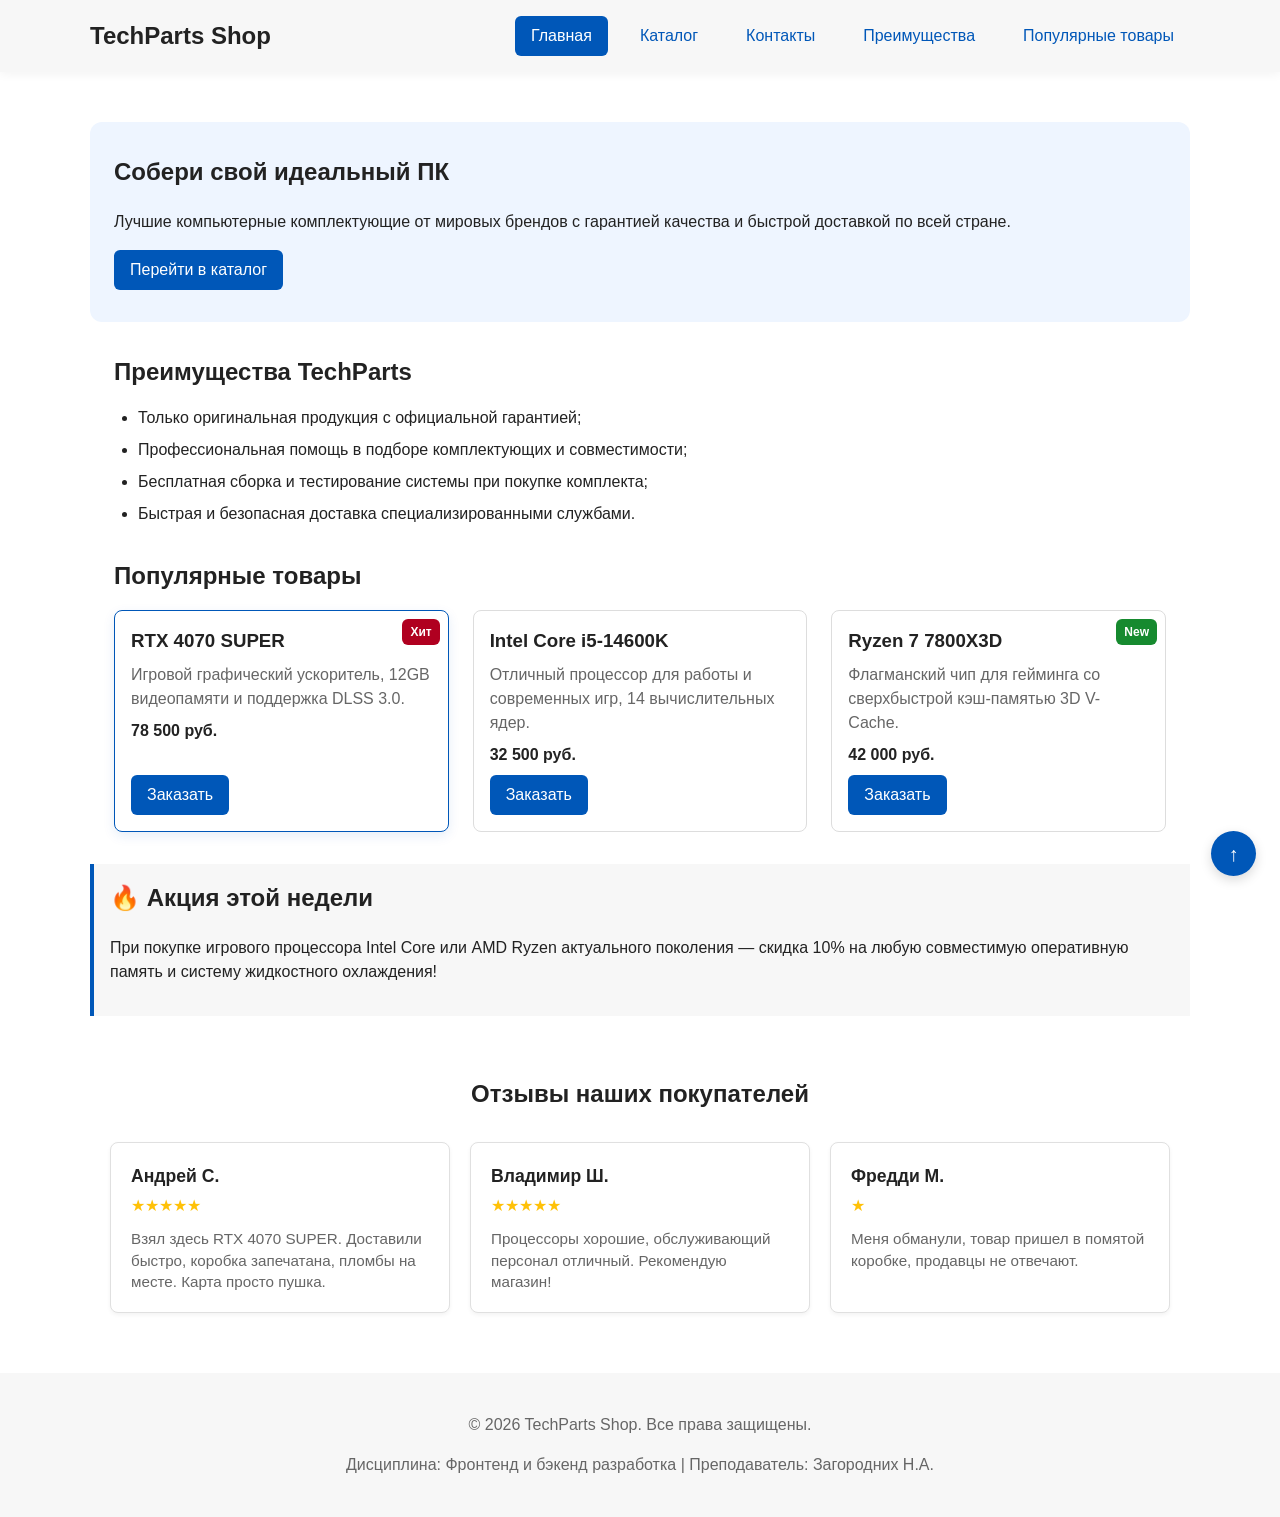
<file: index.html>
<!DOCTYPE html>
<html lang="ru">
<head>
  <meta charset="UTF-8">
  <meta name="viewport" content="width=device-width, initial-scale=1.0">
  <meta name="description" content="Магазин топовых компьютерных комплектующих TechParts. Процессоры, видеокарты и готовые сборки.">
  <meta property="og:type" content="website">
  <meta property="og:title" content="TechParts Shop — Компьютерные комплектующие">
  <meta property="og:description" content="Учебный frontend-проект интернет-магазина компьютерных деталей.">
  <meta property="og:image" content="https://github.io">
  <title>Главная — TechParts Shop</title>
  <link rel="stylesheet" href="css/style.css">
  <script src="js/main.js" defer></script>
</head>
<body>
  <header class="site-header">
    <div class="site-header__inner">
      <a class="site-header__logo" href="index.html">TechParts Shop</a>
      <nav class="site-nav" aria-label="Основная навигация">
        <ul class="site-nav__list">
          <li class="site-nav__item"><a class="site-nav__link site-nav__link--active" href="index.html">Главная</a></li>
          <li class="site-nav__item"><a class="site-nav__link" href="catalog.html">Каталог</a></li>
          <li class="site-nav__item"><a class="site-nav__link" href="contacts.html">Контакты</a></li>
          <li class="site-nav__item"><a class="site-nav__link" href="index.html#advantages">Преимущества</a></li>
          <li class="site-nav__item"><a class="site-nav__link" href="index.html#popular">Популярные товары</a></li>
        </ul>
      </nav>
    </div>
  </header>

  <main>
    <!-- Блок Hero -->
    <section class="hero">
      <h1 class="hero__title">Собери свой идеальный ПК</h1>
      <p class="hero__text">
        Лучшие компьютерные комплектующие от мировых брендов с гарантией качества и быстрой доставкой по всей стране.
      </p>
      <a class="button button--primary" href="catalog.html">Перейти в каталог</a>
    </section>

    <!-- Блок Преимущества -->
    <section class="section" id="advantages">
      <h2 class="section__title">Преимущества TechParts</h2>
      <ul class="section__advantages-list advantages-list">
        <li class="advantages-list__item">Только оригинальная продукция с официальной гарантией;</li>
        <li class="advantages-list__item">Профессиональная помощь в подборе комплектующих и совместимости;</li>
        <li class="advantages-list__item">Бесплатная сборка и тестирование системы при покупке комплекта;</li>
        <li class="advantages-list__item">Быстрая и безопасная доставка специализированными службами.</li>
      </ul>
    </section>

    <!-- Раздел Популярные товары -->
    <section class="section" id="popular">
      <h2 class="section__title">Популярные товары</h2>
      <div class="products-grid">
        
        <!-- Карточка 1 -->
        <article class="product-card product-card--featured">
          <span class="product-card__badge">Хит</span>
          <h3 class="product-card__title">RTX 4070 SUPER</h3>
          <p class="product-card__description">Игровой графический ускоритель, 12GB видеопамяти и поддержка DLSS 3.0.</p>
          <p class="product-card__price">78 500 руб.</p>
          <button class="button button--primary product-card__button" type="button" data-product="RTX 4070 SUPER">
            Заказать
          </button>
        </article>

        <!-- Карточка 2 -->
        <article class="product-card">
          <h3 class="product-card__title">Intel Core i5-14600K</h3>
          <p class="product-card__description">Отличный процессор для работы и современных игр, 14 вычислительных ядер.</p>
          <p class="product-card__price">32 500 руб.</p>
          <button class="button button--primary product-card__button" type="button" data-product="Intel Core i5-14600K">
            Заказать
          </button>
        </article>

        <!-- Карточка 3 -->
        <article class="product-card">
          <span class="product-card__badge" style="background-color: var(--color-success);">New</span>
          <h3 class="product-card__title">Ryzen 7 7800X3D</h3>
          <p class="product-card__description">Флагманский чип для гейминга со сверхбыстрой кэш-памятью 3D V-Cache.</p>
          <p class="product-card__price">42 000 руб.</p>
          <button class="button button--primary product-card__button" type="button" data-product="Ryzen 7 7800X3D">
            Заказать
          </button>
        </article>

      </div>
    </section>

    <!-- Дополнительный блок -->
    <aside class="aside-info">
      <h2 class="aside-info__title">🔥 Акция этой недели</h2>
      <p class="aside-info__text">
        При покупке игрового процессора Intel Core или AMD Ryzen актуального поколения — скидка 10% на любую совместимую оперативную память и систему жидкостного охлаждения!
      </p>
    </aside>
  </main>
  <!-- Самостоятельная доработка №2: Блок отзывов на Grid-сетке -->
<section class="reviews" style="max-width: 1100px; margin: 60px auto; padding: 0 20px; font-family: sans-serif;">
  <h2 class="reviews__title" style="text-align: center; margin-bottom: 30px; color: #222;">Отзывы наших покупателей</h2>
  
  <div class="reviews__grid" style="display: grid; grid-template-columns: repeat(auto-fit, minmax(300px, 1fr)); gap: 20px;">
    
    <!-- Отзыв 1 -->
    <div class="review-card" style="background: #fff; border: 1px solid #e0e0e0; padding: 20px; border-radius: 8px; box-shadow: 0 2px 4px rgba(0,0,0,0.05);">
      <h3 class="review-card__author" style="margin: 0 0 5px 0; font-size: 1.1rem; color: #222;">Андрей С.</h3>
      <div class="review-card__rating" style="color: #ffc107; margin-bottom: 10px;">★★★★★</div>
      <p class="review-card__text" style="color: #666; font-size: 0.95rem; margin: 0; line-height: 1.4;">Взял здесь RTX 4070 SUPER. Доставили быстро, коробка запечатана, пломбы на месте. Карта просто пушка.</p>
    </div>

    <!-- Отзыв 2 -->
    <div class="review-card" style="background: #fff; border: 1px solid #e0e0e0; padding: 20px; border-radius: 8px; box-shadow: 0 2px 4px rgba(0,0,0,0.05);">
      <h3 class="review-card__author" style="margin: 0 0 5px 0; font-size: 1.1rem; color: #222;">Владимир Ш.</h3>
      <div class="review-card__rating" style="color: #ffc107; margin-bottom: 10px;">★★★★★</div>
      <p class="review-card__text" style="color: #666; font-size: 0.95rem; margin: 0; line-height: 1.4;">Процессоры хорошие, обслуживающий персонал отличный. Рекомендую магазин!</p>
    </div>
    <!-- Отзыв 3 -->
    <div class="review-card" style="background: #fff; border: 1px solid #e0e0e0; padding: 20px; border-radius: 8px; box-shadow: 0 2px 4px rgba(0,0,0,0.05);">
      <h3 class="review-card__author" style="margin: 0 0 5px 0; font-size: 1.1rem; color: #222;">Фредди М.</h3>
      <div class="review-card__rating" style="color: #ffc107; margin-bottom: 10px;">★</div>
      <p class="review-card__text" style="color: #666; font-size: 0.95rem; margin: 0; line-height: 1.4;">Меня обманули, товар пришел в помятой коробке, продавцы не отвечают.</p>
    </div>

  </div>
</section>


  <footer class="site-footer" id="contacts">
    <div class="site-footer__inner">
      <p>&copy; 2026 TechParts Shop. Все права защищены.</p>
      <p>Дисциплина: Фронтенд и бэкенд разработка | Преподаватель: Загородних Н.А.</p>
    </div>
  </footer>

  <!-- Модальное окно быстрого заказа (Практика №3) -->
  <dialog class="order-dialog" id="order-dialog" aria-labelledby="order-dialog-title">
    <h2 class="order-dialog__title" id="order-dialog-title">Оформление заявки</h2>

    <form class="order-dialog__form order-form" id="order-form" action="#" method="post" novalidate>
      <input id="selected-product" name="selected-product" type="hidden">

      <div class="order-form__field">
        <label class="order-form__label" for="order-name">Имя</label>
        <input
          class="order-form__input"
          id="order-name"
          name="name"
          type="text"
          placeholder="Введите ваше имя"
          minlength="2"
          autocomplete="given-name"
          required
        >
      </div>

      <div class="order-form__field">
        <label class="order-form__label" for="order-email">E-mail</label>
        <input
          class="order-form__input"
          id="order-email"
          name="email"
          type="email"
          placeholder="example@mail.ru"
          autocomplete="email"
          required
        >
      </div>

      <div class="order-form__field">
        <label class="order-form__label" for="order-phone">Телефон</label>
        <input
          class="order-form__input"
          id="order-phone"
          name="phone"
          type="tel"
          inputmode="tel"
          placeholder="+7 (900) 000-00-00"
          pattern="^\+7 \(\d{3}\) \d{3}-\d{2}-\d{2}$"
          required
        >
        <small class="order-form__help">Формат: +7 (900) 000-00-00</small>
      </div>

      <div class="order-form__field">
        <label class="order-form__label" for="order-date">Дата связи</label>
        <input
          class="order-form__input"
          id="order-date"
          name="date"
          type="date"
        >
      </div>

      <div class="order-form__field">
        <label class="order-form__label" for="order-topic">Тема заявки</label>
        <select class="order-form__select" id="order-topic" name="topic" required>
          <option value="">Выберите тему</option>
          <option value="product">Заказ товара</option>
          <option value="consultation">Консультация</option>
          <option value="delivery">Доставка</option>
        </select>
      </div>

      <div class="order-form__field">
        <label class="order-form__label" for="order-comment">Комментарий</label>
        <textarea
          class="order-form__textarea"
          id="order-comment"
          name="comment"
          rows="4"
          placeholder="Укажите дополнительную информацию"
        ></textarea>
      </div>

      <div class="order-form__field order-form__field--checkbox">
        <label class="order-form__checkbox-label">
          <input
            class="order-form__checkbox"
            id="order-agreement"
            name="agreement"
            type="checkbox"
            required
          >
          Я согласен на обработку данных
        </label>
      </div>

      <div class="order-form__actions">
        <button class="button button--secondary" type="button" id="close-order-dialog">Закрыть</button>
        <button class="button button--primary" type="submit">Отправить заявку</button>
      </div>
    </form>
  </dialog>

  <div class="container" style="max-width: 1100px; margin: 0 auto; padding: 0 24px;">
    <p class="success-message" id="success-message" hidden>
      Форма успешно отправлена!
    </p>
  </div>
<!-- Кнопка возврата наверх -->
<a class="scroll-top-btn" href="#" aria-label="Вернуться наверх страницы">↑</a>

</body>
</html>
</file>
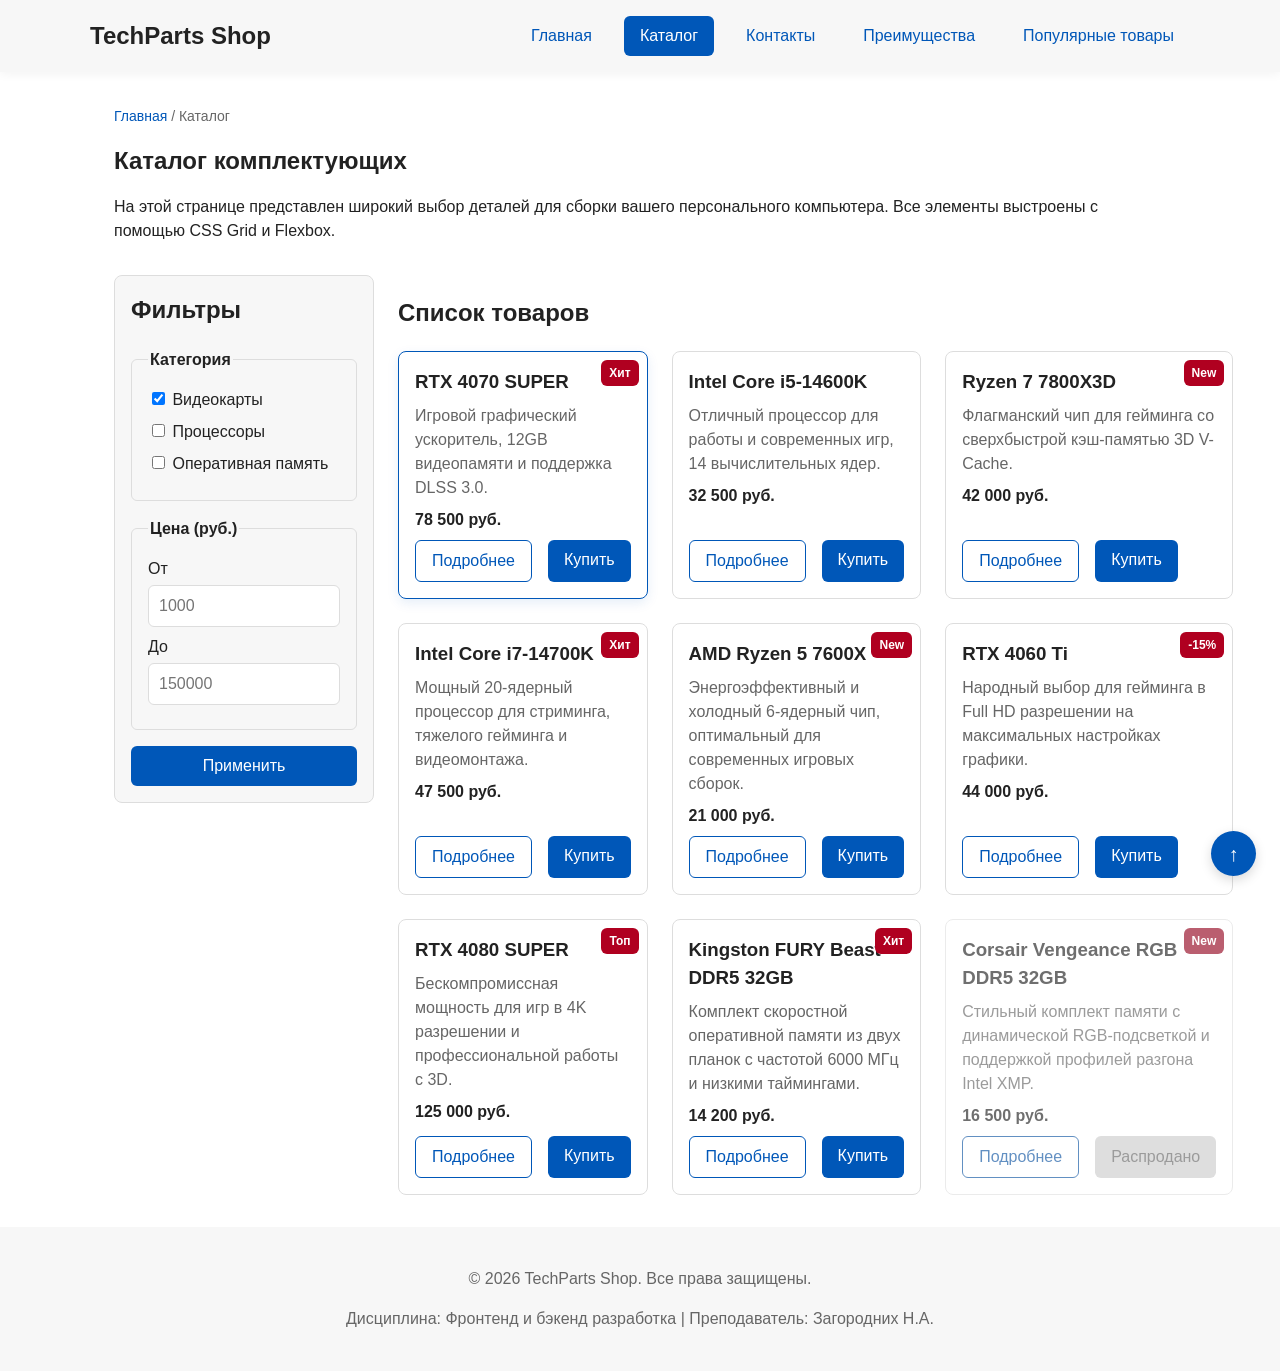
<file: catalog.html>
<!DOCTYPE html>
<html lang="ru">
<head>
  <meta charset="UTF-8">
  <meta name="viewport" content="width=device-width, initial-scale=1.0">
  <meta name="description" content="Каталог процессоров, видеокарт и оперативной памяти в магазине TechParts.">
  <meta property="og:type" content="website">
  <meta property="og:title" content="Каталог комплектующих — TechParts Shop">
  <meta property="og:description" content="Учебный frontend-проект интернет-магазина компьютерных деталей.">
  <meta property="og:image" content="https://z1dus.github.io/kr1-html-css-shop/images/preview.jpg">
  <title>Каталог товаров — TechParts Shop</title>
  <link rel="stylesheet" href="css/style.css">
</head>
<body>
  <header class="site-header">
    <div class="site-header__inner">
      <a class="site-header__logo" href="index.html">TechParts Shop</a>
      <nav class="site-nav" aria-label="Основная навигация">
        <ul class="site-nav__list">
          <li class="site-nav__item"><a class="site-nav__link" href="index.html">Главная</a></li>
          <li class="site-nav__item"><a class="site-nav__link site-nav__link--active" href="catalog.html">Каталог</a></li>
          <li class="site-nav__item"><a class="site-nav__link" href="contacts.html">Контакты</a></li>
          <li class="site-nav__item"><a class="site-nav__link" href="index.html#advantages">Преимущества</a></li>
          <li class="site-nav__item"><a class="site-nav__link" href="index.html#popular">Популярные товары</a></li>
        </ul>
      </nav>
    </div>
  </header>

  <main>
    <nav class="breadcrumbs" aria-label="Хлебные крошки">
      <a class="breadcrumbs__link" href="index.html">Главная</a>
      <span class="breadcrumbs__current">Каталог</span>
    </nav>

    <section class="section">
      <h1 class="section__title">Каталог комплектующих</h1>
      <p class="section__text">
        На этой странице представлен широкий выбор деталей для сборки вашего персонального компьютера. Все элементы выстроены с помощью CSS Grid и Flexbox.
      </p>
    </section>

    <section class="catalog-layout">
      
      <aside class="catalog-layout__filters catalog-filters">
        <h2 class="catalog-filters__title">Фильтры</h2>

        <form class="catalog-filters__form filters-form" action="#" method="get">
          <fieldset class="filters-form__fieldset">
            <legend class="filters-form__legend">Категория</legend>

            <label class="filters-form__checkbox-label">
              <input class="filters-form__checkbox" type="checkbox" name="category" value="gpu" checked>
              Видеокарты
            </label>

            <label class="filters-form__checkbox-label">
              <input class="filters-form__checkbox" type="checkbox" name="category" value="cpu">
              Процессоры
            </label>

            <label class="filters-form__checkbox-label">
              <input class="filters-form__checkbox" type="checkbox" name="category" value="ram">
              Оперативная память
            </label>
          </fieldset>

          <fieldset class="filters-form__fieldset">
            <legend class="filters-form__legend">Цена (руб.)</legend>

            <div class="filters-form__field">
              <label class="filters-form__label" for="price-from">От</label>
              <input class="filters-form__input" id="price-from" name="price-from" type="number" min="0" placeholder="1000">
            </div>

            <div class="filters-form__field">
              <label class="filters-form__label" for="price-to">До</label>
              <input class="filters-form__input" id="price-to" name="price-to" type="number" min="0" placeholder="150000">
            </div>
          </fieldset>

          <!-- Изменено на type="button", чтобы не перезагружать страницу -->
          <button class="button button--primary filters-form__button" type="button">Применить</button>
        </form>
      </aside>

      <section class="catalog-layout__products catalog-products">
        <h2 class="catalog-products__title">Список товаров</h2>

        <div class="products-grid">
          
          <!-- Карточка 1 -->
          <article class="product-card product-card--featured">
            <span class="product-card__badge">Хит</span>
            <h3 class="product-card__title">RTX 4070 SUPER</h3>
            <p class="product-card__description">Игровой графический ускоритель, 12GB видеопамяти и поддержка DLSS 3.0.</p>
            <p class="product-card__price">78 500 руб.</p>
            <div class="order-form__actions" style="margin-top: auto;">
              <a class="button button--secondary" href="product.html">Подробнее</a>
              <a class="button button--primary" href="order.html">Купить</a>
            </div>
          </article>

          <!-- Карточка 2 -->
          <article class="product-card">
            <h3 class="product-card__title">Intel Core i5-14600K</h3>
            <p class="product-card__description">Отличный процессор для работы и современных игр, 14 вычислительных ядер.</p>
            <p class="product-card__price">32 500 руб.</p>
            <div class="order-form__actions" style="margin-top: auto;">
              <a class="button button--secondary" href="product.html">Подробнее</a>
              <a class="button button--primary" href="order.html">Купить</a>
            </div>
          </article>

          <!-- Карточка 3 -->
          <article class="product-card">
            <span class="product-card__badge product-card__badge--new">New</span>
            <h3 class="product-card__title">Ryzen 7 7800X3D</h3>
            <p class="product-card__description">Флагманский чип для гейминга со сверхбыстрой кэш-памятью 3D V-Cache.</p>
            <p class="product-card__price">42 000 руб.</p>
            <div class="order-form__actions" style="margin-top: auto;">
              <a class="button button--secondary" href="product.html">Подробнее</a>
              <a class="button button--primary" href="order.html">Купить</a>
            </div>
          </article>

                    <!-- Карточка 4 (Процессор) -->
          <article class="product-card">
            <span class="product-card__badge product-card__badge--hit">Хит</span>
            <h3 class="product-card__title">Intel Core i7-14700K</h3>
            <p class="product-card__description">Мощный 20-ядерный процессор для стриминга, тяжелого гейминга и видеомонтажа.</p>
            <p class="product-card__price">47 500 руб.</p>
            <div class="order-form__actions" style="margin-top: auto;">
              <a class="button button--secondary" href="product.html">Подробнее</a>
              <a class="button button--primary" href="order.html">Купить</a>
            </div>
          </article>

          <!-- Карточка 5 (Процессор) -->
          <article class="product-card">
            <span class="product-card__badge product-card__badge--new">New</span>
            <h3 class="product-card__title">AMD Ryzen 5 7600X</h3>
            <p class="product-card__description">Энергоэффективный и холодный 6-ядерный чип, оптимальный для современных игровых сборок.</p>
            <p class="product-card__price">21 000 руб.</p>
            <div class="order-form__actions" style="margin-top: auto;">
              <a class="button button--secondary" href="product.html">Подробнее</a>
              <a class="button button--primary" href="order.html">Купить</a>
            </div>
          </article>

          <!-- Карточка 6 (ГПУ / Видеокарта) -->
          <article class="product-card">
            <span class="product-card__badge product-card__badge--discount">-15%</span>
            <h3 class="product-card__title">RTX 4060 Ti</h3>
            <p class="product-card__description">Народный выбор для гейминга в Full HD разрешении на максимальных настройках графики.</p>
            <p class="product-card__price">44 000 руб.</p>
            <div class="order-form__actions" style="margin-top: auto;">
              <a class="button button--secondary" href="product.html">Подробнее</a>
              <a class="button button--primary" href="order.html">Купить</a>
            </div>
          </article>

          <!-- Карточка 7 (ГПУ / Видеокарта) -->
          <article class="product-card">
            <span class="product-card__badge product-card__badge--hit">Топ</span>
            <h3 class="product-card__title">RTX 4080 SUPER</h3>
            <p class="product-card__description">Бескомпромиссная мощность для игр в 4K разрешении и профессиональной работы с 3D.</p>
            <p class="product-card__price">125 000 руб.</p>
            <div class="order-form__actions" style="margin-top: auto;">
              <a class="button button--secondary" href="product.html">Подробнее</a>
              <a class="button button--primary" href="order.html">Купить</a>
            </div>
          </article>

          <!-- Карточка 8 (Оперативная память) -->
          <article class="product-card">
            <span class="product-card__badge product-card__badge--hit">Хит</span>
            <h3 class="product-card__title">Kingston FURY Beast DDR5 32GB</h3>
            <p class="product-card__description">Комплект скоростной оперативной памяти из двух планок с частотой 6000 МГц и низкими таймингами.</p>
            <p class="product-card__price">14 200 руб.</p>
            <div class="order-form__actions" style="margin-top: auto;">
              <a class="button button--secondary" href="product.html">Подробнее</a>
              <a class="button button--primary" href="order.html">Купить</a>
            </div>
          </article>

          <!-- Карточка 9 (Оперативная память) -->
          <article class="product-card product-card--disabled">
            <span class="product-card__badge product-card__badge--new">New</span>
            <h3 class="product-card__title">Corsair Vengeance RGB DDR5 32GB</h3>
            <p class="product-card__description">Стильный комплект памяти с динамической RGB-подсветкой и поддержкой профилей разгона Intel XMP.</p>
            <p class="product-card__price">16 500 руб.</p>
            <div class="order-form__actions" style="margin-top: auto;">
              <a class="button button--secondary" href="product.html">Подробнее</a>
              <button class="button button--primary button--disabled" disabled>Распродано</button>
            </div>
          </article>
        </div>
      </section>
    </section>
  </main>

  <footer class="site-footer">
    <div class="site-footer__inner">
      <p>&copy; 2026 TechParts Shop. Все права защищены.</p>
      <p>Дисциплина: Фронтенд и бэкенд разработка | Преподаватель: Загородних Н.А.</p>
    </div>
  </footer>
</body>
<!-- Кнопка возврата наверх -->
<a class="scroll-top-btn" href="#" aria-label="Вернуться наверх страницы">↑</a>

</html>
</file>
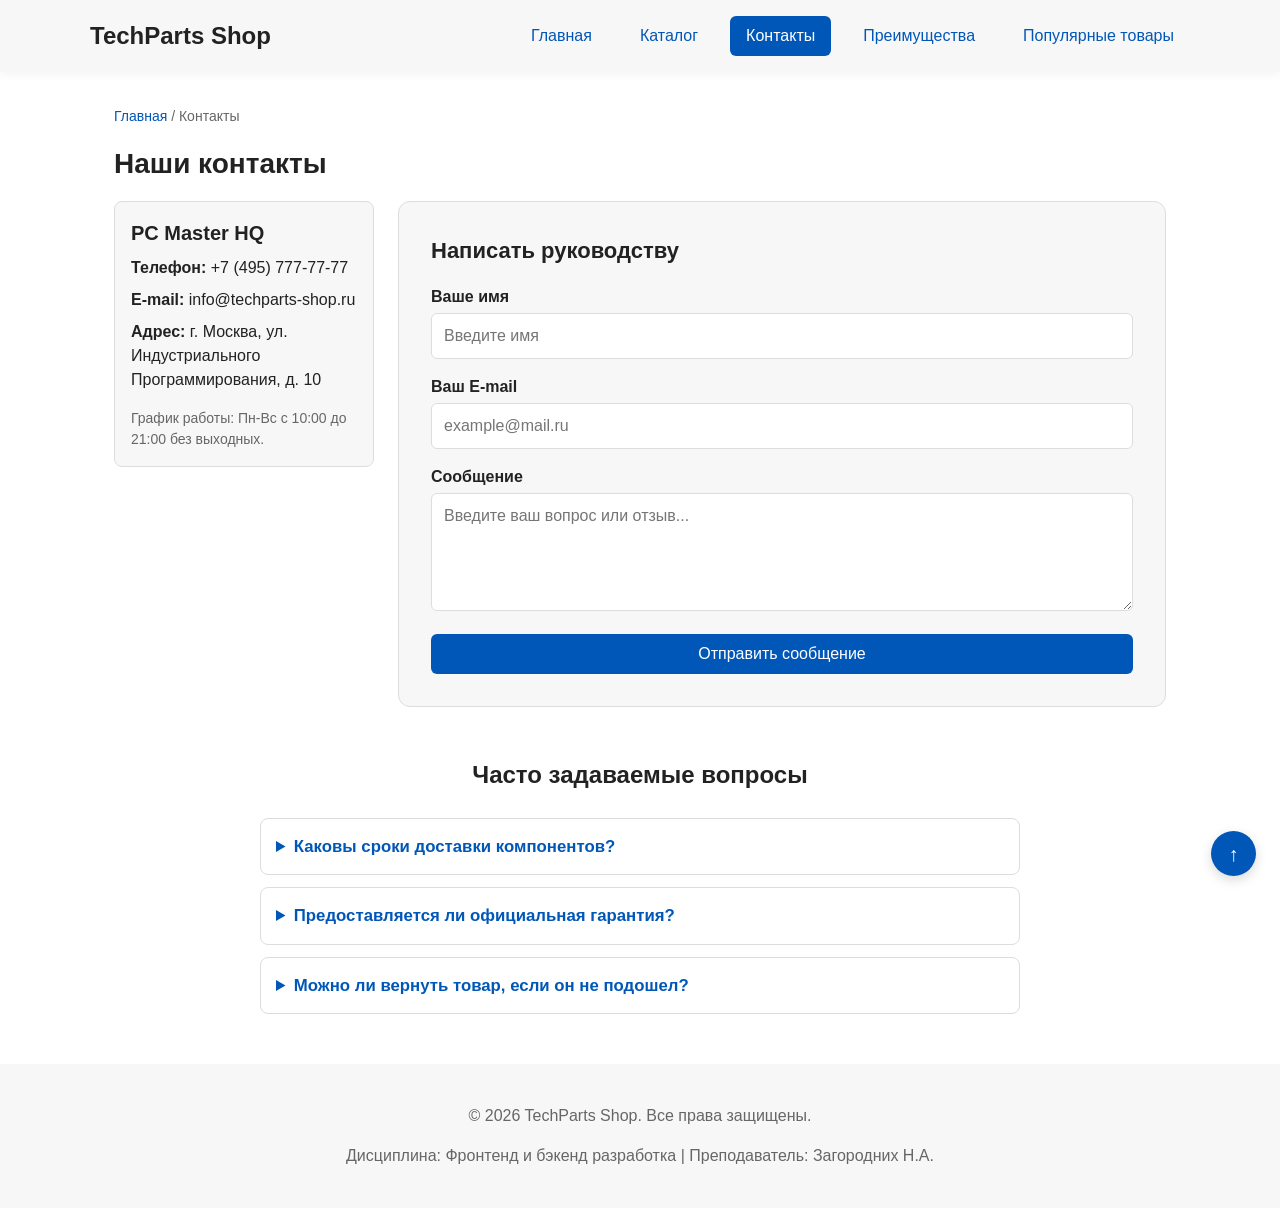
<file: contacts.html>
<!DOCTYPE html>
<html lang="ru">
<head>
  <meta charset="UTF-8">
  <meta name="viewport" content="width=device-width, initial-scale=1.0">
  <meta name="description" content="Контактная информация и форма обратной связи магазина компьютерных комплектующих TechParts Shop.">
  <meta property="og:type" content="website">
  <meta property="og:title" content="Контакты — TechParts Shop">
  <meta property="og:description" content="Учебный frontend-проект интернет-магазина компьютерных деталей.">
  <meta property="og:image" content="https://z1dus.github.io/kr1-html-css-shop/images/preview.jpg">
  <title>Контакты — TechParts Shop</title>
  <link rel="stylesheet" href="css/style.css">
  <script src="js/main.js" defer></script>
</head>
<body>
  <header class="site-header">
    <div class="site-header__inner">
      <a class="site-header__logo" href="index.html">TechParts Shop</a>
      <nav class="site-nav" aria-label="Основная навигация">
        <ul class="site-nav__list">
          <li class="site-nav__item"><a class="site-nav__link" href="index.html">Главная</a></li>
          <li class="site-nav__item"><a class="site-nav__link" href="catalog.html">Каталог</a></li>
          <li class="site-nav__item"><a class="site-nav__link site-nav__link--active" href="contacts.html">Контакты</a></li>
          <li class="site-nav__item"><a class="site-nav__link" href="index.html#advantages">Преимущества</a></li>
          <li class="site-nav__item"><a class="site-nav__link" href="index.html#popular">Популярные товары</a></li>
        </ul>
      </nav>
    </div>
  </header>

  <main>
    <nav class="breadcrumbs" aria-label="Хлебные крошки">
      <a class="breadcrumbs__link" href="index.html">Главная</a>
      <span class="breadcrumbs__current">Контакты</span>
    </nav>

    <h1 class="breadcrumbs" style="font-size: 28px; font-weight: bold; margin-bottom: var(--space-md); color: var(--color-text);">Наши контакты</h1>

    <div class="catalog-layout">
      
      <!-- Блок с контактной информацией -->
      <aside class="catalog-layout__filters">
        <div class="catalog-filters">
          <h2 class="catalog-filters__title" style="font-size: 20px; margin-bottom: var(--space-sm);">PC Master HQ</h2>
          <ul class="advantages-list" style="list-style: none; padding-left: 0; margin: 0;">
            <li class="advantages-list__item"><strong>Телефон:</strong> +7 (495) 777-77-77</li>
            <li class="advantages-list__item"><strong>E-mail:</strong> info@techparts-shop.ru</li>
            <li class="advantages-list__item"><strong>Адрес:</strong> г. Москва, ул. Индустриального Программирования, д. 10</li>
          </ul>
          <p style="color: var(--color-muted); font-size: 14px; margin-top: var(--space-md); margin-bottom: 0;">
            График работы: Пн-Вс с 10:00 до 21:00 без выходных.
          </p>
        </div>
      </aside>

      <!-- Обязательная форма обратной связи прямо в контенте страницы (Требование КР №1) -->
      <section class="catalog-layout__products catalog-products">
        <div class="form-container" style="max-width: 100%; margin: 0;">
          <h2 class="catalog-products__title" style="margin-top: 0; font-size: 22px;">Написать руководству</h2>
          
          <form class="order-form" id="contacts-form" action="#" method="post" novalidate>
            <div class="order-form__field">
              <label class="order-form__label" for="contact-name">Ваше имя</label>
              <input class="order-form__input" id="contact-name" name="name" type="text" placeholder="Введите имя" required>
            </div>
            
            <div class="order-form__field">
              <label class="order-form__label" for="contact-email">Ваш E-mail</label>
              <input class="order-form__input" id="contact-email" name="email" type="email" placeholder="example@mail.ru" required>
            </div>
            
            <div class="order-form__field">
              <label class="order-form__label" for="contact-msg">Сообщение</label>
              <textarea class="order-form__textarea" id="contact-msg" name="message" rows="4" placeholder="Введите ваш вопрос или отзыв..." required></textarea>
            </div>
            
            <button class="button button--primary" type="submit" style="width: 100%;">Отправить сообщение</button>
          </form>
          
          <p class="success-message" id="contacts-success-message" hidden>Спасибо за обращение! Ответ придет в течение суток.</p>
        </div>
      </section>

    </div>
  </main>
  
<section class="faq" style="max-width: 800px; margin: 50px auto; padding: 0 20px; font-family: sans-serif;">
  <h2 class="faq__title" style="margin-bottom: 25px; text-align: center; color: #222;">Часто задаваемые вопросы</h2>
  
  <details style="background: #ffffff; padding: 15px; margin-bottom: 12px; border: 1px solid #dddddd; border-radius: 8px; cursor: pointer; transition: all 0.3s;">
    <summary style="font-weight: bold; font-size: 1.05rem; color: #0057b8; outline: none;">Каковы сроки доставки компонентов?</summary>
    <p style="margin-top: 10px; color: #555; line-height: 1.5; font-size: 0.95rem;">Доставка по Москве осуществляется в день заказа или на следующий рабочий день при наличии товара на складе.</p>
  </details>

  <details style="background: #ffffff; padding: 15px; margin-bottom: 12px; border: 1px solid #dddddd; border-radius: 8px; cursor: pointer; transition: all 0.3s;">
    <summary style="font-weight: bold; font-size: 1.05rem; color: #0057b8; outline: none;">Предоставляется ли официальная гарантия?</summary>
    <p style="margin-top: 10px; color: #555; line-height: 1.5; font-size: 0.95rem;">Да, на все видеокарты, процессоры и модули памяти предоставляется официальная гарантия производителя от 12 до 36 месяцев.</p>
  </details>

  <details style="background: #ffffff; padding: 15px; margin-bottom: 12px; border: 1px solid #dddddd; border-radius: 8px; cursor: pointer; transition: all 0.3s;">
    <summary style="font-weight: bold; font-size: 1.05rem; color: #0057b8; outline: none;">Можно ли вернуть товар, если он не подошел?</summary>
    <p style="margin-top: 10px; color: #555; line-height: 1.5; font-size: 0.95rem;">Вы можете вернуть комплектующие надлежащего качества в течение 7 дней с момента покупки при сохранении товарного вида и заводских пломб.</p>
  </details>
</section>


  <footer class="site-footer">
    <div class="site-footer__inner">
      <p>&copy; 2026 TechParts Shop. Все права защищены.</p>
      <p>Дисциплина: Фронтенд и бэкенд разработка | Преподаватель: Загородних Н.А.</p>
    </div>
  </footer>
  <!-- Кнопка возврата наверх -->
<a class="scroll-top-btn" href="#" aria-label="Вернуться наверх страницы">↑</a>

</body>
</html>
</file>
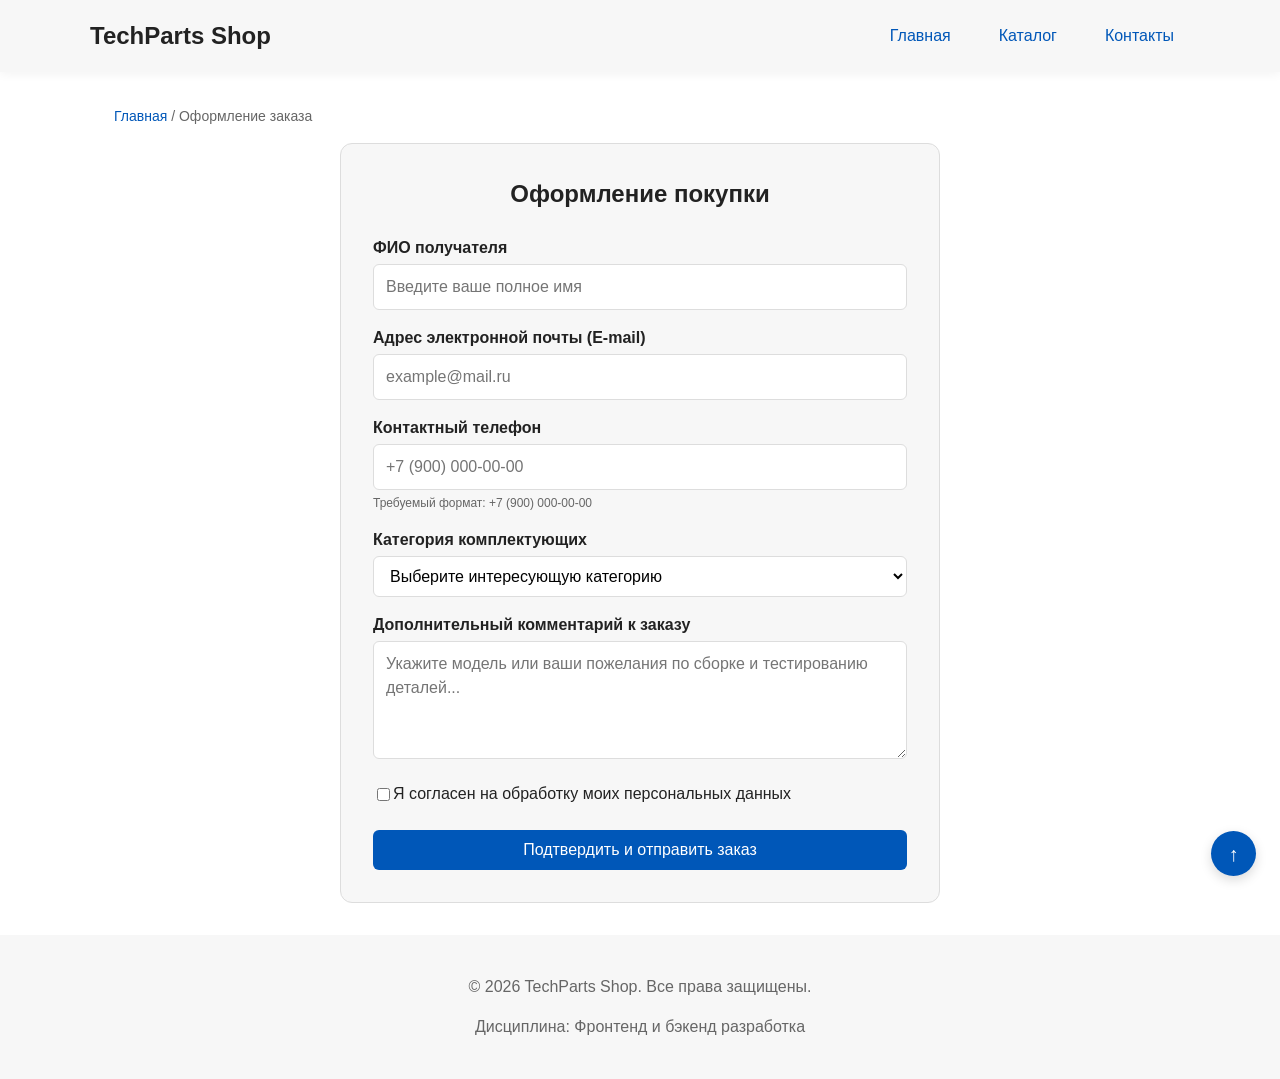
<file: order.html>
<!DOCTYPE html>
<html lang="ru">
<head>
    <meta charset="UTF-8">
    <meta name="viewport" content="width=device-width, initial-scale=1.0">
    <meta name="description" content="Оформление заказа на покупку компьютерных комплектующих в TechParts Shop.">
    <title>Оформить заказ — Компьютерные детали</title>
    <link rel="stylesheet" href="css/style.css">
    <script src="js/main.js" defer></script>
</head>
<body>
    <header class="site-header">
        <div class="site-header__inner">
            <a class="site-header__logo" href="index.html">TechParts Shop</a>
            <nav class="site-nav" aria-label="Основная навигация">
                <ul class="site-nav__list">
                    <li><a class="site-nav__link" href="index.html">Главная</a></li>
                    <li><a class="site-nav__link" href="catalog.html">Каталог</a></li>
                    <li><a class="site-nav__link" href="contacts.html">Контакты</a></li>
                </ul>
            </nav>
        </div>
    </header>
    <main>
        <nav class="breadcrumbs" aria-label="Хлебные крошки">
            <a class="breadcrumbs__link" href="index.html">Главная</a>
            <span class="breadcrumbs__current">Оформление заказа</span>
        </nav>
        <section class="section">
            <div class="form-container">
                <h1 style="margin-top: 0; margin-bottom: var(--space-lg); text-align: center;">Оформление покупки</h1>
                
                <form class="order-form" id="main-order-form" action="#" method="post" novalidate>
                    <div class="order-form__field">
                        <label class="order-form__label" for="order-fullname">ФИО получателя</label>
                        <input class="order-form__input" id="order-fullname" name="fullname" type="text" placeholder="Введите ваше полное имя" minlength="3" required>
                    </div>
                    <div class="order-form__field">
                        <label class="order-form__label" for="order-email">Адрес электронной почты (E-mail)</label>
                        <input class="order-form__input" id="order-email" name="email" type="email" placeholder="example@mail.ru" required>
                    </div>
                    <div class="order-form__field">
                        <label class="order-form__label" for="order-phone">Контактный телефон</label>
                        <input class="order-form__input" id="order-phone" name="phone" type="tel" inputmode="tel" placeholder="+7 (900) 000-00-00" pattern="^\+7 \(\d{3}\) \d{3}-\d{2}-\d{2}$" required>
                        <small class="order-form__help">Требуемый формат: +7 (900) 000-00-00</small>
                    </div>
                    <div class="order-form__field">
                        <label class="order-form__label" for="order-category">Категория комплектующих</label>
                        <select class="order-form__select" id="order-category" name="category" required>
                            <option value="">Выберите интересующую категорию</option>
                            <option value="gpu">Видеокарты (NVIDIA / AMD)</option>
                            <option value="cpu">Процессоры (Intel / Ryzen)</option>
                            <option value="ram">Оперативная память (DDR4 / DDR5)</option>
                            <option value="ssd">Твердотельные накопители (M.2 NVMe)</option>
                        </select>
                    </div>
                    <div class="order-form__field">
                        <label class="order-form__label" for="order-comment">Дополнительный комментарий к заказу</label>
                        <textarea class="order-form__textarea" id="order-comment" name="comment" rows="4" placeholder="Укажите модель или ваши пожелания по сборке и тестированию деталей..."></textarea>
                    </div>
                    <div class="order-form__field order-form__field--checkbox">
                        <input id="order-agreement" name="agreement" type="checkbox" required>
                        <label class="order-form__checkbox-label" for="order-agreement">Я согласен на обработку моих персональных данных</label>
                    </div>
                    <div class="order-form__actions">
                        <button class="button button--primary" type="submit" style="width: 100%;">Подтвердить и отправить заказ</button>
                    </div>
                </form>
                <p class="success-message" id="main-success-message" hidden>Форма заказа успешно отправлена! Наш специалист свяжется с вами.</p>
            </div>
        </section>
    </main>
    <footer class="site-footer">
        <div class="site-footer__inner">
            <p>&copy; 2026 TechParts Shop. Все права защищены.</p>
            <p>Дисциплина: Фронтенд и бэкенд разработка</p>
        </div>
    </footer>
<!-- Кнопка возврата наверх -->
<a class="scroll-top-btn" href="#" aria-label="Вернуться наверх страницы">↑</a>

</body>
</html>
</file>
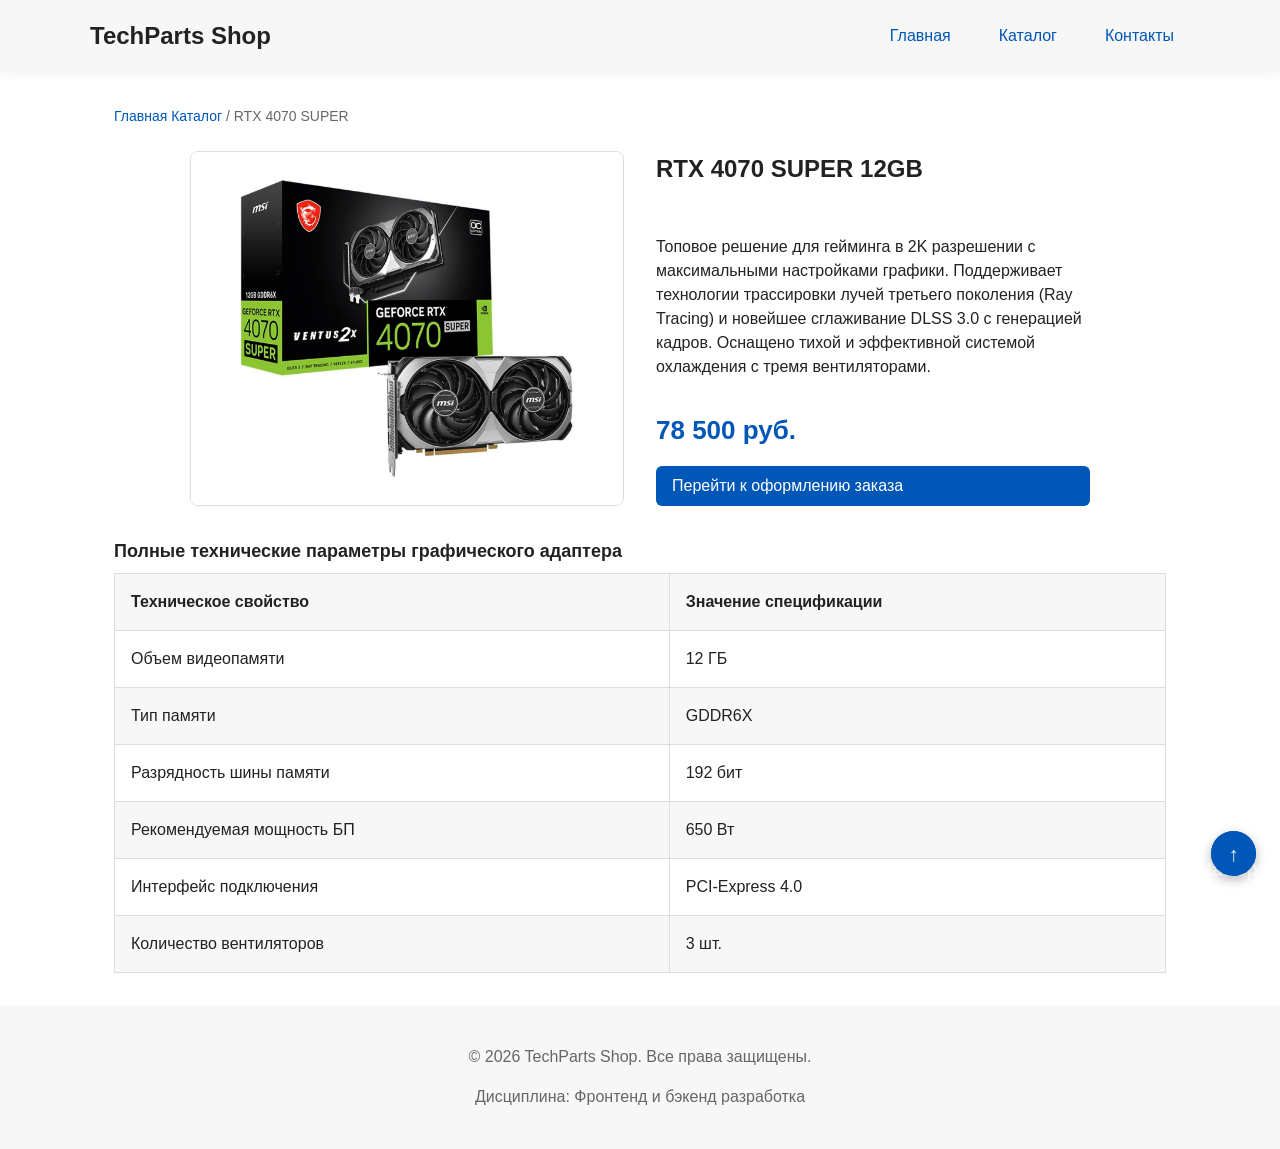
<file: product.html>
<!DOCTYPE html>
<html lang="ru">
<head>
    <meta charset="UTF-8">
    <meta name="viewport" content="width=device-width, initial-scale=1.0">
    <meta name="description" content="Подробные технические характеристики и описание видеокарты RTX 4070 SUPER.">
    <title>RTX 4070 SUPER — Компьютерные детали</title>
    <link rel="stylesheet" href="css/style.css">
    <script src="js/main.js" defer></script>
</head>
<body>
    <header class="site-header">
        <div class="site-header__inner">
            <a class="site-header__logo" href="index.html">TechParts Shop</a>
            <nav class="site-nav" aria-label="Основная навигация">
                <ul class="site-nav__list">
                    <li><a class="site-nav__link" href="index.html">Главная</a></li>
                    <li><a class="site-nav__link" href="catalog.html">Каталог</a></li>
                    <li><a class="site-nav__link" href="contacts.html">Контакты</a></li>
                </ul>
            </nav>
        </div>
    </header>
    <main>
        <nav class="breadcrumbs" aria-label="Хлебные крошки">
            <a class="breadcrumbs__link" href="index.html">Главная</a>
            <a class="breadcrumbs__link" href="catalog.html">Каталог</a>
            <span class="breadcrumbs__current">RTX 4070 SUPER</span>
        </nav>
        <section class="section">
            <div class="product-details">
                <div class="product-details__image-box">
                    <img src="images/gpu.jpg" alt="Видеокарта RTX 4070 SUPER">
                </div>
                <div class="product-details__info">
                    <h1 class="section__title">RTX 4070 SUPER 12GB</h1>
                    <p>Топовое решение для гейминга в 2K разрешении с максимальными настройками графики. Поддерживает технологии трассировки лучей третьего поколения (Ray Tracing) и новейшее сглаживание DLSS 3.0 с генерацией кадров. Оснащено тихой и эффективной системой охлаждения с тремя вентиляторами.</p>
                    <div class="product-details__price">78 500 руб.</div>
                    <a class="button button--primary" href="order.html">Перейти к оформлению заказа</a>
                </div>
            </div>
        </section>
        <section class="section">
            <table class="specs-table">
                <caption class="specs-table__caption">Полные технические параметры графического адаптера</caption>
                <thead>
                    <tr>
                        <th scope="col">Техническое свойство</th>
                        <th scope="col">Значение спецификации</th>
                    </tr>
                </thead>
                <tbody>
                    <tr>
                        <td>Объем видеопамяти</td>
                        <td>12 ГБ</td>
                    </tr>
                    <tr>
                        <td>Тип памяти</td>
                        <td>GDDR6X</td>
                    </tr>
                    <tr>
                        <td>Разрядность шины памяти</td>
                        <td>192 бит</td>
                    </tr>
                    <tr>
                        <td>Рекомендуемая мощность БП</td>
                        <td>650 Вт</td>
                    </tr>
                    <tr>
                        <td>Интерфейс подключения</td>
                        <td>PCI-Express 4.0</td>
                    </tr>
                    <tr>
                        <td>Количество вентиляторов</td>
                        <td>3 шт.</td>
                    </tr>
                </tbody>
            </table>
        </section>
    </main>
    <a class="button button--primary scroll-top-btn" href="#" aria-label="Наверх страницы">↑ Наверх</a>
    <footer class="site-footer">
        <div class="site-footer__inner">
            <p>&copy; 2026 TechParts Shop. Все права защищены.</p>
            <p>Дисциплина: Фронтенд и бэкенд разработка</p>
        </div>
    </footer>
<!-- Кнопка возврата наверх -->
<a class="scroll-top-btn" href="#" aria-label="Вернуться наверх страницы">↑</a>

</body>
</html>
</file>
<file: css/style.css>
:root {
  --color-bg: #ffffff;
  --color-text: #222222;
  --color-muted: #666666;
  --color-primary: #0057b8;
  --color-primary-dark: #003f86;
  --color-border: #dddddd;
  --color-surface: #f7f7f7;
  --color-surface-accent: #eef5ff;
  --color-danger: #b00020;
  --color-success: #168a2f;
  --color-success-bg: #eefaf0;
  --color-white: #ffffff;

  --space-xs: 4px;
  --space-sm: 8px;
  --space-md: 16px;
  --space-lg: 24px;
  --space-xl: 32px;

  --radius-sm: 6px;
  --radius-md: 8px;
  --radius-lg: 12px;

  --container-width: 1100px;
}

* {
  box-sizing: border-box;
}

body {
  margin: 0;
  font-family: Arial, sans-serif;
  line-height: 1.5;
  color: var(--color-text);
  background-color: var(--color-bg);
  padding-top: 90px; /* Отступ сверху под фиксированную шапку */
}

html {
  scroll-behavior: smooth;
}

:target {
  outline: 2px dashed var(--color-primary);
  outline-offset: 4px;
}

/* ==========================================
   Шапка и Навигация (Позиционирование fixed)
   ========================================== */
.site-header {
  background-color: var(--color-surface);
  padding: var(--space-md) var(--space-lg);
  position: fixed; /* Требование КР: фиксированное позиционирование */
  top: 0;
  left: 0;
  width: 100%;
  z-index: 100;
  box-shadow: 0 2px 10px rgba(0, 0, 0, 0.05);
}

.site-header__inner {
  max-width: var(--container-width);
  margin: 0 auto;
  display: flex;
  flex-direction: row; /* Выстраиваем логотип и меню в строку */
  justify-content: space-between;
  align-items: center;
}

.site-header__logo {
  font-weight: bold;
  text-decoration: none;
  color: var(--color-text);
  font-size: 24px;
}

.site-nav {
  width: auto;
}

.site-nav__list {
  display: flex;
  flex-wrap: wrap;
  justify-content: center;
  align-items: center;
  gap: var(--space-md);
  padding: 0;
  margin: 0;
  list-style: none;
}

.site-nav__link {
  display: inline-block;
  padding: var(--space-sm) var(--space-md);
  color: var(--color-primary);
  text-decoration: none;
  border-radius: var(--radius-sm);
  transition: background-color 0.2s, color 0.2s;
}

.site-nav__link:hover {
  color: var(--color-white);
  background-color: var(--color-primary);
}

.site-nav__link:focus-visible {
  outline: 2px solid var(--color-primary);
  outline-offset: 3px;
}

.site-nav__link--active {
  color: var(--color-white);
  background-color: var(--color-primary);
}

/* ==========================================
   Компоненты главной страницы и карточек
   ========================================== */
.hero {
  max-width: var(--container-width);
  margin: var(--space-xl) auto;
  padding: var(--space-xl) var(--space-lg);
  background-color: var(--color-surface-accent);
  border-radius: var(--radius-lg);
}

.hero__title {
  margin-top: 0;
}

.section {
  max-width: var(--container-width);
  margin: 0 auto var(--space-xl);
  padding: 0 var(--space-lg);
}

.section__title {
  margin-top: 0;
  margin-bottom: var(--space-md);
}

.advantages-list {
  padding-left: var(--space-lg);
}

.advantages-list__item {
  margin-bottom: var(--space-sm);
}

.products-grid {
  display: grid;
  grid-template-columns: repeat(3, 1fr);
  gap: var(--space-lg);
}

.product-card {
  display: flex;
  flex-direction: column;
  gap: var(--space-sm);
  padding: var(--space-md);
  border: 1px solid var(--color-border);
  border-radius: var(--radius-md);
  background-color: var(--color-bg);
  position: relative; /* relative для абсолютных бейджей */
  transition: border-color 0.2s, transform 0.2s;
}

.product-card:hover {
  border-color: var(--color-primary);
  transform: translateY(-3px); /* Повышенный уровень: микро-анимация */
}

.product-card--featured {
  border-color: var(--color-primary);
  box-shadow: 0 4px 12px rgba(0, 87, 184, 0.1);
}

.product-card__badge {
  position: absolute;
  top: var(--space-sm);
  right: var(--space-sm);
  background-color: var(--color-danger);
  color: var(--color-white);
  padding: var(--space-xs) var(--space-sm);
  font-size: 12px;
  font-weight: bold;
  border-radius: var(--radius-sm);
  z-index: 5;
}

.product-card__title {
  margin-top: 0;
  margin-bottom: 0;
}

.product-card__description {
  margin: 0;
  color: var(--color-muted);
}

.product-card__price {
  margin: 0;
  font-weight: bold;
}

.product-card__button {
  margin-top: auto;
  align-self: flex-start;
}

.product-card--disabled {
  opacity: 0.65; /* Карточка слегка блекнет */
  filter: grayscale(20%); /* Цвета становятся чуть спокойнее */
  border-color: #e0e0e0;
  transition: all 0.3s ease;
}

.product-card--disabled:hover {
  transform: none !important;
  box-shadow: none !important;
}

/* ==========================================
   Макет каталога (Позиционирование sticky)
   ========================================== */
.catalog-layout {
  max-width: var(--container-width);
  margin: 0 auto var(--space-xl);
  padding: 0 var(--space-lg);
  display: grid;
  grid-template-columns: 260px 1fr;
  grid-template-areas: "filters products";
  gap: var(--space-lg);
}

.catalog-layout__filters {
  grid-area: filters;
}

.catalog-layout__products {
  grid-area: products;
}

.catalog-filters {
  padding: var(--space-md);
  border: 1px solid var(--color-border);
  border-radius: var(--radius-md);
  background-color: var(--color-surface);
  position: sticky;
  top: 20px;
  align-self: start;
}

.catalog-filters__title {
  margin-top: 0;
}

.filters-form {
  display: grid;
  gap: var(--space-md);
}

.filters-form__fieldset {
  margin: 0;
  padding: var(--space-md);
  border: 1px solid var(--color-border);
  border-radius: var(--radius-sm);
}

.filters-form__legend {
  font-weight: 700;
}

.filters-form__checkbox-label {
  display: block;
  margin-bottom: var(--space-sm);
  cursor: pointer;
}

.filters-form__field {
  margin-bottom: var(--space-sm);
}

.filters-form__label {
  display: block;
  margin-bottom: var(--space-xs);
}

.filters-form__input {
  width: 100%;
  padding: 8px 10px;
  border: 1px solid var(--color-border);
  border-radius: var(--radius-sm);
  font: inherit;
}


/* ==========================================
   Страница одного товара (product.html)
   ========================================== */
.product-details {
  display: grid;
  grid-template-columns: 1fr 1fr;
  gap: var(--space-xl);
  margin-bottom: var(--space-xl);
}

.product-details__image-box {
  background-color: var(--color-surface);
  border: 1px solid var(--color-border);
  border-radius: var(--radius-lg);
  display: flex;
  align-items: center;
  justify-content: center;
  min-height: 300px;
  font-weight: bold;
  color: var(--color-muted);
}

.product-details__info {
  display: flex;
  flex-direction: column;
  gap: var(--space-md);
}

.product-details__price {
  font-size: 26px;
  font-weight: bold;
  color: var(--color-primary);
}

/* ДОБАВЛЕНО: Стилизация таблицы характеристик КР №1 */
.specs-table {
  width: 100%;
  border-collapse: collapse;
  margin: var(--space-md) 0 var(--space-xl);
  background-color: var(--color-bg);
}

.specs-table__caption {
  font-weight: bold;
  font-size: 18px;
  text-align: left;
  margin-bottom: var(--space-sm);
  color: var(--color-text);
}

.specs-table th,
.specs-table td {
  padding: var(--space-md);
  border: 1px solid var(--color-border);
  text-align: left;
}

.specs-table th {
  background-color: var(--color-surface);
  font-weight: bold;
}

.specs-table tbody tr:nth-child(even) {
  background-color: var(--color-surface);
}

/* ==========================================
   Хлебные крошки и общие элементы
   ========================================== */
.breadcrumbs {
  max-width: var(--container-width);
  margin: var(--space-md) auto;
  padding: 0 var(--space-lg);
  font-size: 14px;
  color: var(--color-muted);
}

.breadcrumbs__link {
  color: var(--color-primary);
  text-decoration: none;
}

.breadcrumbs__link:hover {
  text-decoration: underline;
}

.breadcrumbs__current::before {
  content: " / ";
  color: var(--color-muted);
}

.aside-info {
  max-width: var(--container-width);
  margin: 0 auto var(--space-xl);
  padding: var(--space-md);
  border-left: 4px solid var(--color-primary);
  background-color: var(--color-surface);
}

.aside-info__title {
  margin-top: 0;
}

.button {
  display: inline-block;
  padding: var(--space-sm) var(--space-md);
  border: none;
  border-radius: var(--radius-sm);
  font: inherit;
  text-decoration: none;
  cursor: pointer;
  transition: background-color 0.2s;
}

.button--primary {
  color: var(--color-white);
  background-color: var(--color-primary);
}

.button--primary:hover {
  background-color: var(--color-primary-dark);
}

.button--secondary {
  color: var(--color-primary);
  background-color: transparent;
  border: 1px solid var(--color-primary);
}

.button--secondary:hover {
  color: var(--color-white);
  background-color: var(--color-primary);
}

.button:focus-visible {
  outline: 2px solid var(--color-primary);
  outline-offset: 3px;
}

.button--disabled,
.button:disabled {
  background-color: #cccccc !important;
  border-color: #cccccc !important;
  color: #666666 !important;
  cursor: not-allowed;
  box-shadow: none !important;
  transform: none !important;
}
/* ДОБАВЛЕНО: Фиксированная кнопка «Наверх» (Повышенный уровень) */
.scroll-top-btn {
  position: fixed;
  bottom: var(--space-lg);
  right: var(--space-lg);
  z-index: 95;
  box-shadow: 0 4px 12px rgba(0, 0, 0, 0.15);
}

/* ==========================================
   Формы и Контейнеры на страницах
   ========================================== */
.order-dialog {
  width: min(100% - 32px, 560px);
  padding: var(--space-lg);
  border: none;
  border-radius: var(--radius-lg);
}

.order-dialog::backdrop {
  background-color: rgba(0, 0, 0, 0.5);
}

.order-dialog__title {
  margin-top: 0;
}

/* ДОБАВЛЕНО: Контейнер для размещения форм прямо в контенте страниц КР */
.form-container {
  max-width: 600px;
  margin: 0 auto;
  padding: var(--space-xl);
  border: 1px solid var(--color-border);
  border-radius: var(--radius-lg);
  background-color: var(--color-surface);
}

.order-form__field {
  margin-bottom: var(--space-md);
}

.order-form__field--checkbox {
  display: flex;
  align-items: center;
}

.order-form__label {
  display: block;
  margin-bottom: var(--space-xs);
  font-weight: 600;
}

.order-form__checkbox-label {
  cursor: pointer;
}

.order-form__input,
.order-form__select,
.order-form__textarea {
  width: 100%;
  padding: 10px 12px;
border: 1px solid var(--color-border);
border-radius: var(--radius-sm);
font: inherit;
background-color: var(--color-white);
}
.order-form__input:hover,
.order-form__select:hover,
.order-form__textarea:hover {
border-color: var(--color-primary);
}
.order-form__input:focus-visible,
.order-form__select:focus-visible,
.order-form__textarea:focus-visible {
outline: 2px solid var(--color-primary);
outline-offset: 3px;
}
.order-form__help {
display: block;
margin-top: var(--space-xs);
color: var(--color-muted);
font-size: 12px;
}
.order-form__actions {
display: flex;
gap: var(--space-md);
margin-top: var(--space-lg);
}
[aria-invalid="true"] {
border-color: var(--color-danger);
background-color: #fffafb;
}
.success-message {
max-width: var(--container-width);
margin: var(--space-lg) auto;
padding: var(--space-md);
border-left: 4px solid var(--color-success);
background-color: var(--color-success-bg);
}
/* ==========================================
Подвал
========================================= */
.site-footer {
background-color: var(--color-surface);
padding: var(--space-lg);
margin-top: var(--space-xl);
}
.site-footer__inner {
max-width: var(--container-width);
margin: 0 auto;
text-align: center;
color: var(--color-muted);
}

.scroll-top-btn {
  position: fixed;
  bottom: var(--space-lg);
  right: var(--space-lg);
  z-index: 200; /* Чтобы стрелка всегда была поверх всех элементов и картинок */
  background-color: var(--color-primary);
  color: var(--color-white);
  width: 45px;
  height: 45px;
  border-radius: 50%;
  display: flex;
  align-items: center;
  justify-content: center;
  text-decoration: none;
  font-weight: bold;
  font-size: 20px;
  box-shadow: 0 4px 12px rgba(0, 0, 0, 0.15);
  transition: background-color 0.2s, transform 0.2s;
}

.scroll-top-btn:hover {
  background-color: var(--color-primary-dark);
  color: var(--color-white);
  transform: translateY(-3px); /* Легкий интерактивный эффект при наведении */
}

.scroll-top-btn:active {
  transform: translateY(-1px);
}

.scroll-top-btn:focus-visible {
  outline: 2px solid var(--color-primary);
  outline-offset: 3px;
}

/* 1. Ограничиваем максимальную ширину всей карточки товара на странице */
.product-details {
  display: grid;
  grid-template-columns: repeat(2, 1fr); /* Делим на 2 равные колонки: слева фото, справа текст */
  gap: var(--space-xl);
  max-width: 900px; /* Задаем предел: карточка не расползется шире 900px */
  margin: var(--space-lg) auto; /* Центрируем всю карточку на странице */
}

/* 2. Задаем жесткие рамки для контейнера картинки */
.product-details__image-box {
  max-width: 450px; /* Картинка с оберткой не будет шире 450px */
  width: 100%;
  height: auto;
  border-radius: var(--radius-md);
  overflow: hidden; /* Чтобы картинка не вылезала за скругленные углы */
}

/* 3. Заставляем саму картинку идеально заполнить этот контейнер */
.product-details__image-box img {
  display: block;
  width: 100%; /* Картинка займет ровно 100% от ширины контейнера (450px) */
  height: 100%;
  object-fit: cover; /* Картинка аккуратно впишется без искажения пропорций */
}
</file>
